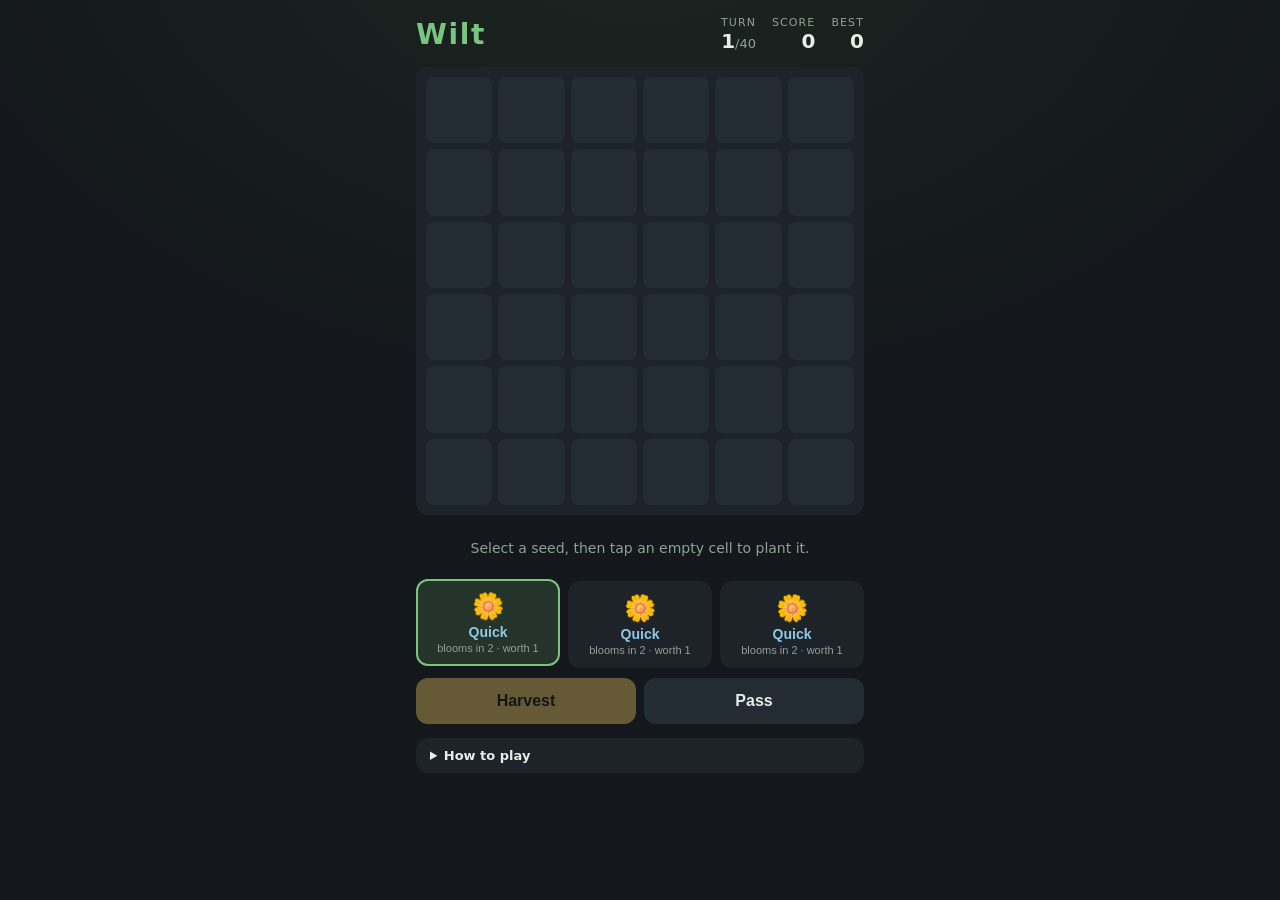
<file: index.html>
<!DOCTYPE html>
<html lang="en">
<head>
  <meta charset="UTF-8" />
  <meta name="viewport" content="width=device-width, initial-scale=1.0" />
  <title>Wilt</title>
  <link rel="stylesheet" href="style.css" />
</head>
<body>
  <main class="app">
    <header class="topbar">
      <h1 class="logo">Wilt</h1>
      <div class="stats">
        <div class="stat">
          <span class="stat-label">Turn</span>
          <span class="stat-value"><span id="turn">1</span><span class="stat-sub">/40</span></span>
        </div>
        <div class="stat">
          <span class="stat-label">Score</span>
          <span class="stat-value" id="score">0</span>
        </div>
        <div class="stat">
          <span class="stat-label">Best</span>
          <span class="stat-value" id="best">0</span>
        </div>
      </div>
    </header>

    <div id="board" class="board" aria-label="game board"></div>

    <div class="message" id="message">Select a seed, then tap an empty cell to plant it.</div>

    <section class="controls">
      <div class="hand" id="hand"></div>
      <div class="actions">
        <button id="harvestBtn" class="btn btn-harvest" disabled>Harvest</button>
        <button id="passBtn" class="btn btn-pass">Pass</button>
      </div>
    </section>

    <details class="rules">
      <summary>How to play</summary>
      <ul>
        <li>Each turn, do <strong>one</strong> thing: <strong>plant</strong> a seed, <strong>harvest</strong>, or <strong>pass</strong>.</li>
        <li>Every plant ages each turn. The number on a tile counts down to its <strong>bloom</strong>.</li>
        <li>Blooms last only <strong>2 turns</strong> — miss the window and the plant wilts into a husk that blocks the cell.</li>
        <li><strong>Harvest reaps every bloom on the board at once.</strong> Each connected group scores (sum of values) &times; (group size), so time your blooms to fire together, side by side.</li>
        <li>Harvesting a group of 3+ also clears husks touching that group.</li>
        <li>Seeds: <span class="pill quick">Quick 🌼 blooms in 2, worth 1</span> <span class="pill standard">Standard 🌸 blooms in 3, worth 3</span> <span class="pill slow">Slow 🪻 blooms in 5, worth 7</span></li>
        <li>40 turns. Chase a high score.</li>
      </ul>
    </details>
  </main>

  <div class="overlay hidden" id="overlay">
    <div class="overlay-card">
      <h2 id="overlayTitle">Season over</h2>
      <p class="final-score">Final score<br /><span id="finalScore">0</span></p>
      <p id="overlayDetail" class="overlay-detail"></p>
      <button id="restartBtn" class="btn btn-harvest">Play again</button>
    </div>
  </div>

  <script src="game.js"></script>
</body>
</html>
</file>
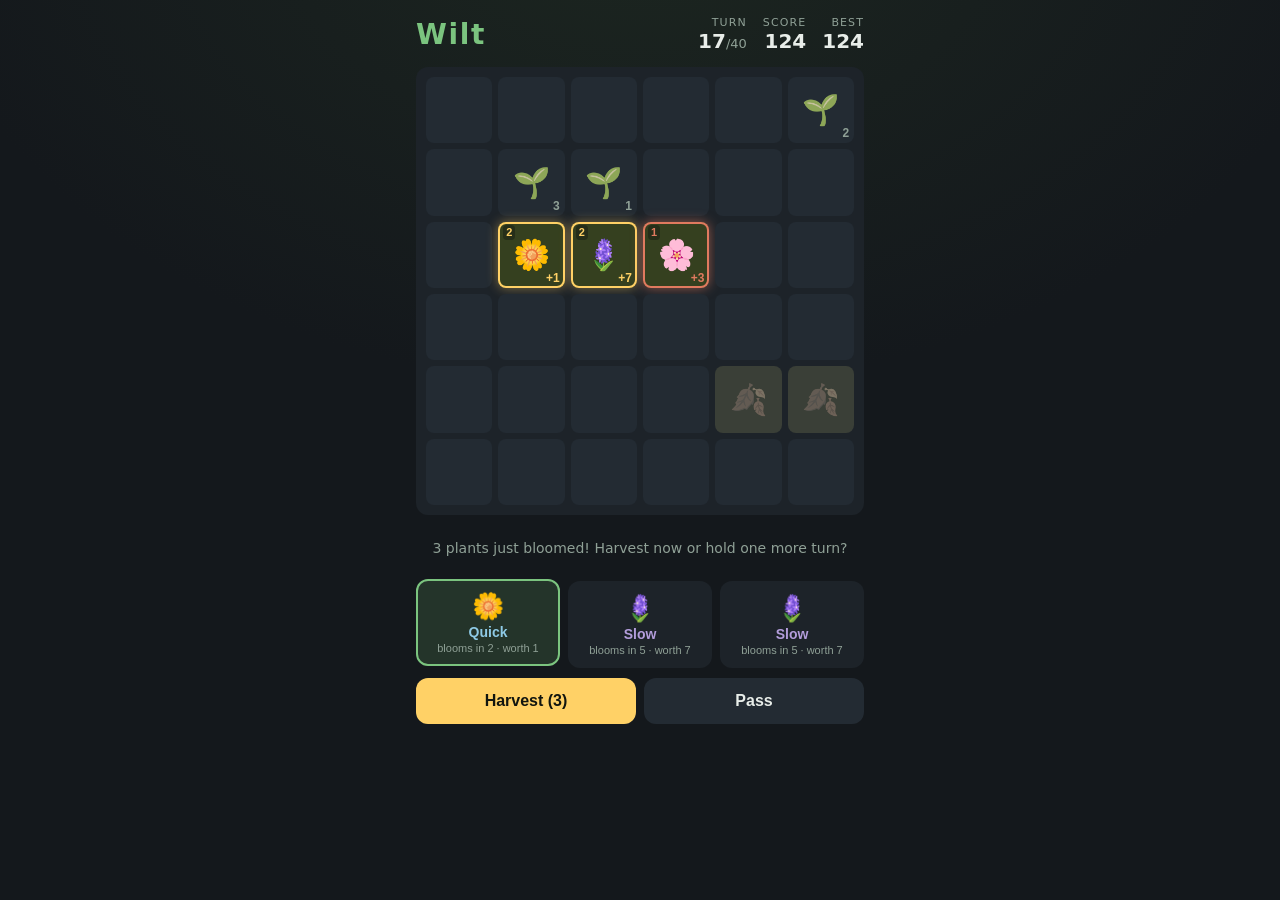
<file: demo-test.html>
<!DOCTYPE html>
<html lang="en">
<head>
  <meta charset="UTF-8" />
  <meta name="viewport" content="width=device-width, initial-scale=1.0" />
  <title>Wilt (demo state)</title>
  <link rel="stylesheet" href="style.css" />
</head>
<body>
  <main class="app">
    <header class="topbar">
      <h1 class="logo">Wilt</h1>
      <div class="stats">
        <div class="stat"><span class="stat-label">Turn</span><span class="stat-value"><span id="turn">1</span><span class="stat-sub">/40</span></span></div>
        <div class="stat"><span class="stat-label">Score</span><span class="stat-value" id="score">0</span></div>
        <div class="stat"><span class="stat-label">Best</span><span class="stat-value" id="best">0</span></div>
      </div>
    </header>
    <div id="board" class="board"></div>
    <div class="message" id="message"></div>
    <section class="controls">
      <div class="hand" id="hand"></div>
      <div class="actions">
        <button id="harvestBtn" class="btn btn-harvest" disabled>Harvest</button>
        <button id="passBtn" class="btn btn-pass">Pass</button>
      </div>
    </section>
  </main>
  <div class="overlay hidden" id="overlay">
    <div class="overlay-card">
      <h2 id="overlayTitle">Season over</h2>
      <p class="final-score">Final score<br /><span id="finalScore">0</span></p>
      <p id="overlayDetail" class="overlay-detail"></p>
      <button id="restartBtn" class="btn btn-harvest">Play again</button>
    </div>
  </div>
  <script src="game.js"></script>
  <script>
    // Build a representative mid-game state to eyeball every visual state.
    state.turn = 17;
    state.score = 124;
    state.grid[idx(1,1)] = { kind: "plant", seed: "slow", ticksToBloom: 3, bloomLeft: 2 };
    state.grid[idx(1,2)] = { kind: "plant", seed: "standard", ticksToBloom: 1, bloomLeft: 2 };
    state.grid[idx(2,1)] = { kind: "plant", seed: "quick", ticksToBloom: 0, bloomLeft: 2 };   // blooming
    state.grid[idx(2,2)] = { kind: "plant", seed: "slow", ticksToBloom: 0, bloomLeft: 2 };    // blooming
    state.grid[idx(2,3)] = { kind: "plant", seed: "standard", ticksToBloom: 0, bloomLeft: 1 };// last-chance bloom
    state.grid[idx(4,4)] = { kind: "husk" };
    state.grid[idx(4,5)] = { kind: "husk" };
    state.grid[idx(0,5)] = { kind: "plant", seed: "quick", ticksToBloom: 2, bloomLeft: 2 };
    render();
    setMessage("3 plants just bloomed! Harvest now or hold one more turn?");
  </script>
</body>
</html>
</file>
<file: style.css>
:root {
  --bg: #14181c;
  --panel: #1d2329;
  --panel-2: #232b33;
  --text: #e8ede9;
  --muted: #8fa096;
  --accent: #7bc47f;
  --accent-dark: #4d8a52;
  --bloom: #ffd166;
  --danger: #e07a5f;
  --husk: #3a3f37;
  --quick: #8ecae6;
  --standard: #f4a7c3;
  --slow: #b39ddb;
  --radius: 12px;
}

* { box-sizing: border-box; }

body {
  margin: 0;
  background: radial-gradient(1200px 800px at 50% -10%, #1c2620 0%, var(--bg) 60%);
  color: var(--text);
  font-family: "Avenir Next", "Segoe UI", system-ui, -apple-system, sans-serif;
  min-height: 100vh;
  display: flex;
  justify-content: center;
}

.app {
  width: 100%;
  max-width: 480px;
  padding: 16px 16px 32px;
  display: flex;
  flex-direction: column;
  gap: 14px;
}

/* ---------- Header ---------- */
.topbar {
  display: flex;
  align-items: center;
  justify-content: space-between;
}

.logo {
  font-size: 28px;
  margin: 0;
  letter-spacing: 0.06em;
  color: var(--accent);
  font-weight: 700;
}

.stats { display: flex; gap: 16px; }

.stat { display: flex; flex-direction: column; align-items: flex-end; }

.stat-label {
  font-size: 11px;
  text-transform: uppercase;
  letter-spacing: 0.1em;
  color: var(--muted);
}

.stat-value { font-size: 20px; font-weight: 700; font-variant-numeric: tabular-nums; }
.stat-sub { font-size: 13px; color: var(--muted); font-weight: 500; }

/* ---------- Board ---------- */
.board {
  display: grid;
  gap: 6px;
  background: var(--panel);
  border-radius: var(--radius);
  padding: 10px;
}

.cell {
  aspect-ratio: 1;
  border: none;
  border-radius: 8px;
  background: var(--panel-2);
  position: relative;
  display: flex;
  align-items: center;
  justify-content: center;
  font-size: 22px;
  cursor: default;
  transition: background 0.15s, transform 0.1s, box-shadow 0.2s;
  padding: 0;
}

.cell.empty.plantable { cursor: pointer; }
.cell.empty.plantable:hover {
  background: #2b3a30;
  box-shadow: inset 0 0 0 2px var(--accent-dark);
}

.plant-preview {
  display: flex;
  align-items: center;
  justify-content: center;
  width: 100%;
  height: 100%;
  opacity: 0;
  transition: opacity 0.12s ease;
  pointer-events: none;
}

.cell.empty.plantable:hover .plant-preview,
.cell.empty.plantable:focus-visible .plant-preview {
  opacity: 0.72;
}

.cell.empty.plantable.preview-quick:hover {
  box-shadow: inset 0 0 0 2px var(--quick);
}
.cell.empty.plantable.preview-standard:hover {
  box-shadow: inset 0 0 0 2px var(--standard);
}
.cell.empty.plantable.preview-slow:hover {
  box-shadow: inset 0 0 0 2px var(--slow);
}

@media (hover: none) {
  .cell.empty.plantable .plant-preview {
    opacity: 0.28;
  }
}

.cell-emoji { font-size: clamp(20px, 6vw, 30px); line-height: 1; }
.cell-emoji.seedling { opacity: 0.85; filter: saturate(0.7); }

.cell-tag {
  position: absolute;
  bottom: 3px;
  right: 5px;
  font-size: 12px;
  font-weight: 700;
  font-variant-numeric: tabular-nums;
}

.countdown { color: var(--muted); }

.bloom-left {
  top: 3px;
  left: 5px;
  right: auto;
  bottom: auto;
  color: var(--bloom);
  font-size: 11px;
  min-width: 1.1em;
  text-align: center;
  background: rgba(20, 24, 18, 0.45);
  border-radius: 4px;
  padding: 0 3px;
  line-height: 1.35;
}

.last-chance .bloom-left {
  color: var(--danger);
  animation: blink 0.7s ease-in-out infinite;
}

@keyframes blink {
  0%, 100% { opacity: 1; }
  50% { opacity: 0.45; }
}

.cell.blooming {
  background: #35401f;
  box-shadow: 0 0 12px rgba(255, 209, 102, 0.45), inset 0 0 0 2px var(--bloom);
  animation: pulse 1.4s ease-in-out infinite;
}

.cell.blooming.last-chance {
  box-shadow: 0 0 12px rgba(224, 122, 95, 0.6), inset 0 0 0 2px var(--danger);
  animation: pulse 0.7s ease-in-out infinite;
}

.cell.blooming.harvesting {
  animation: harvest-flash 0.42s ease-out forwards;
  box-shadow: 0 0 18px rgba(255, 209, 102, 0.9), inset 0 0 0 3px #fff3bf;
  z-index: 2;
}

@keyframes harvest-flash {
  0% { transform: scale(1); filter: brightness(1); }
  40% { transform: scale(1.08); filter: brightness(1.35); }
  100% { transform: scale(1.02); filter: brightness(1.15); }
}

.bloom-tag { color: var(--bloom); }
.last-chance .bloom-tag { color: var(--danger); }

@keyframes pulse {
  0%, 100% { transform: scale(1); }
  50% { transform: scale(1.05); }
}

.cell.husk { background: var(--husk); }
.cell.husk .cell-emoji { opacity: 0.55; filter: grayscale(0.8); }

/* ---------- Message ---------- */
.message {
  min-height: 38px;
  font-size: 14px;
  color: var(--muted);
  text-align: center;
  padding: 0 8px;
  display: flex;
  align-items: center;
  justify-content: center;
}

/* ---------- Hand & actions ---------- */
.controls { display: flex; flex-direction: column; gap: 10px; }

.hand { display: flex; gap: 8px; }

.seed-card {
  flex: 1;
  border: 2px solid transparent;
  border-radius: var(--radius);
  background: var(--panel);
  color: var(--text);
  padding: 10px 6px;
  display: flex;
  flex-direction: column;
  align-items: center;
  gap: 2px;
  cursor: pointer;
  transition: border-color 0.15s, transform 0.1s, background 0.15s;
}

.seed-card:hover { background: var(--panel-2); }
.seed-card.selected { border-color: var(--accent); background: #24342a; transform: translateY(-2px); }

.seed-emoji { font-size: 26px; }
.seed-name { font-weight: 700; font-size: 14px; }
.seed-info { font-size: 11px; color: var(--muted); }

.seed-card.quick .seed-name { color: var(--quick); }
.seed-card.standard .seed-name { color: var(--standard); }
.seed-card.slow .seed-name { color: var(--slow); }

.actions { display: flex; gap: 8px; }

.btn {
  flex: 1;
  border: none;
  border-radius: var(--radius);
  padding: 14px 0;
  font-size: 16px;
  font-weight: 700;
  cursor: pointer;
  color: #11150f;
  transition: filter 0.15s, transform 0.1s;
}

.btn:active:not(:disabled) { transform: scale(0.98); }
.btn:disabled { opacity: 0.35; cursor: default; }

.btn-harvest { background: var(--bloom); }
.btn-harvest:hover:not(:disabled) { filter: brightness(1.08); }

.btn-pass { background: var(--panel-2); color: var(--text); }
.btn-pass:hover:not(:disabled) { filter: brightness(1.15); }

/* ---------- Rules ---------- */
.rules {
  background: var(--panel);
  border-radius: var(--radius);
  padding: 10px 14px;
  font-size: 13px;
  color: var(--muted);
}

.rules summary { cursor: pointer; font-weight: 600; color: var(--text); }
.rules li { margin: 6px 0; line-height: 1.45; }

.pill {
  display: inline-block;
  border-radius: 20px;
  padding: 1px 8px;
  font-size: 12px;
  margin: 1px 2px;
  background: var(--panel-2);
}
.pill.quick { color: var(--quick); }
.pill.standard { color: var(--standard); }
.pill.slow { color: var(--slow); }

/* ---------- Score popups ---------- */
.score-pop {
  position: fixed;
  transform: translateX(-50%);
  color: var(--bloom);
  font-size: 22px;
  font-weight: 800;
  pointer-events: none;
  animation: rise 1.1s ease-out forwards;
  text-shadow: 0 2px 8px rgba(0, 0, 0, 0.6);
  z-index: 50;
}

@keyframes rise {
  0% { opacity: 0; translate: 0 6px; }
  15% { opacity: 1; }
  100% { opacity: 0; translate: 0 -44px; }
}

/* ---------- Overlay ---------- */
.overlay {
  position: fixed;
  inset: 0;
  background: rgba(10, 13, 11, 0.82);
  display: flex;
  align-items: center;
  justify-content: center;
  z-index: 100;
}

.overlay.hidden { display: none; }

.overlay-card {
  background: var(--panel);
  border-radius: 16px;
  padding: 32px 40px;
  text-align: center;
  display: flex;
  flex-direction: column;
  gap: 14px;
  max-width: 320px;
}

.overlay-card h2 { margin: 0; color: var(--accent); }

.final-score {
  margin: 0;
  color: var(--muted);
  font-size: 14px;
  text-transform: uppercase;
  letter-spacing: 0.1em;
}

.final-score span {
  display: block;
  font-size: 44px;
  font-weight: 800;
  color: var(--bloom);
  margin-top: 4px;
  letter-spacing: 0;
}

.overlay-detail { margin: 0; font-size: 14px; color: var(--muted); }
</file>
